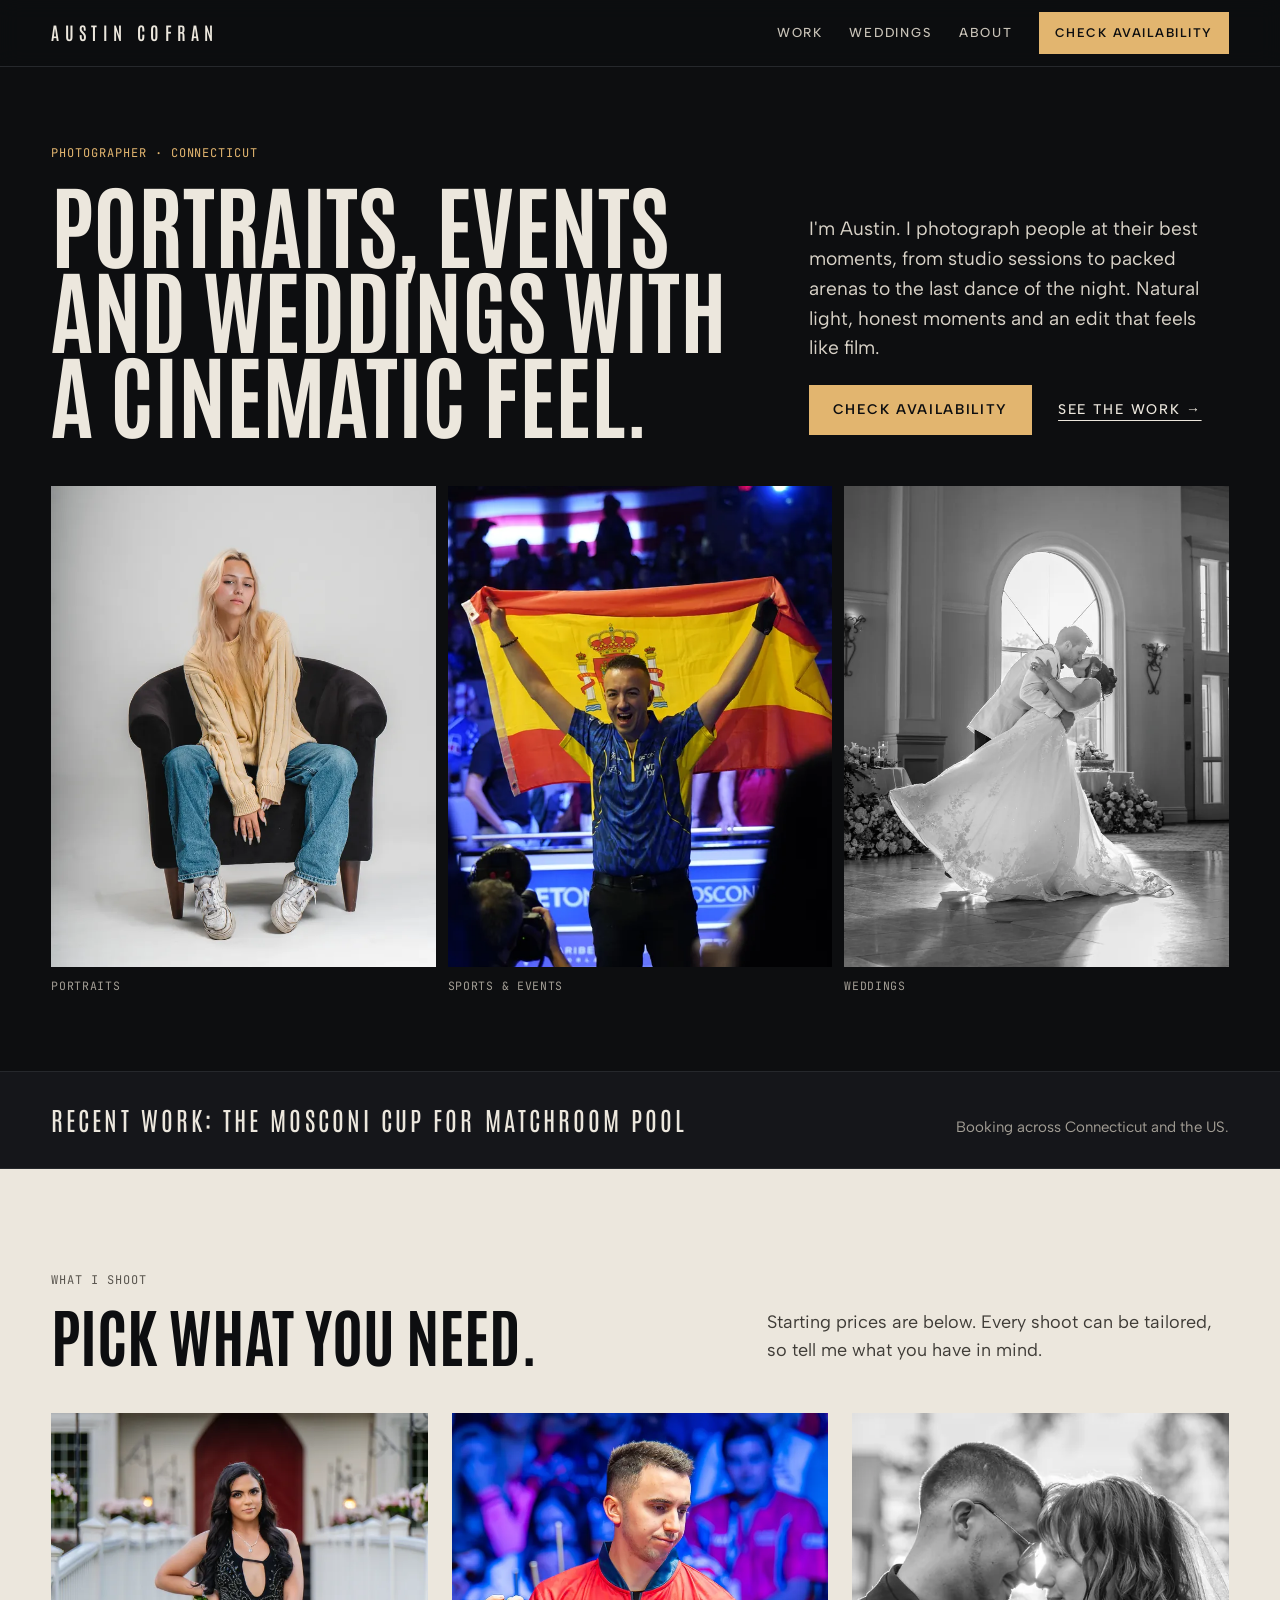
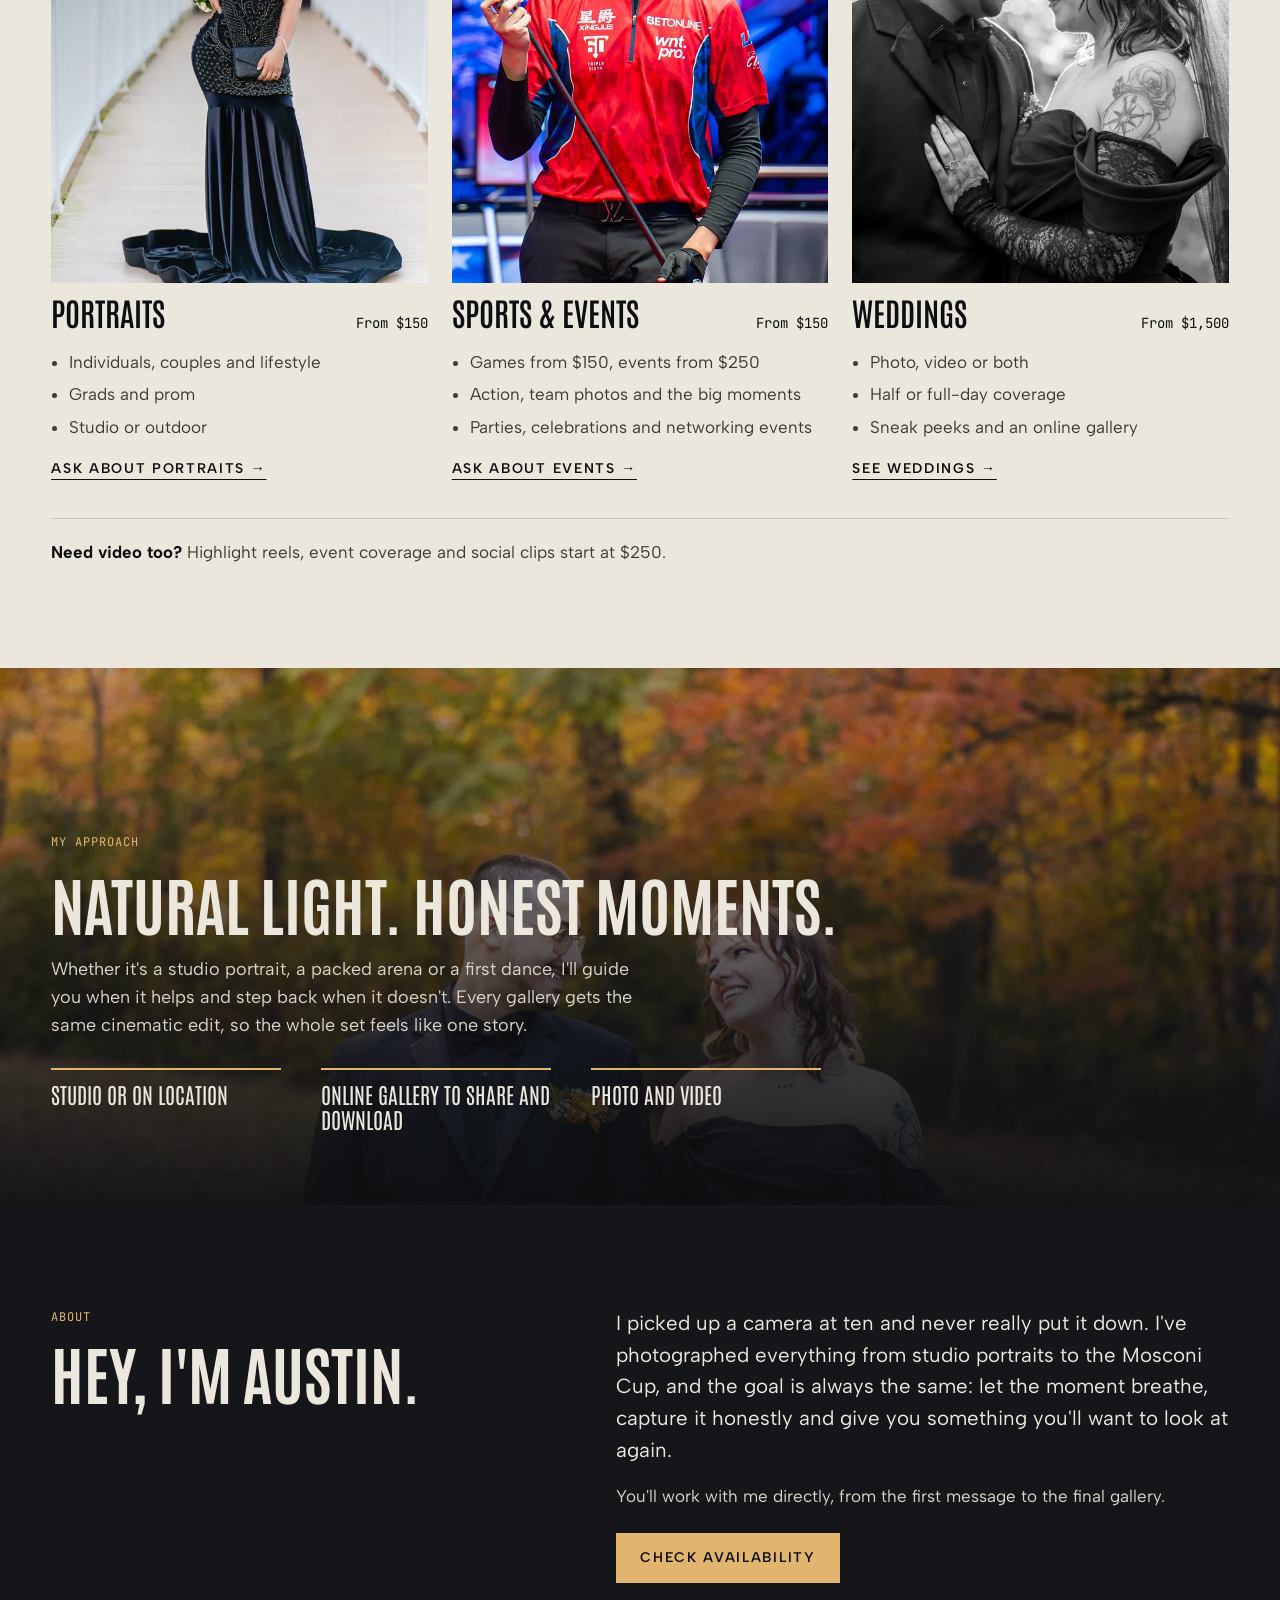
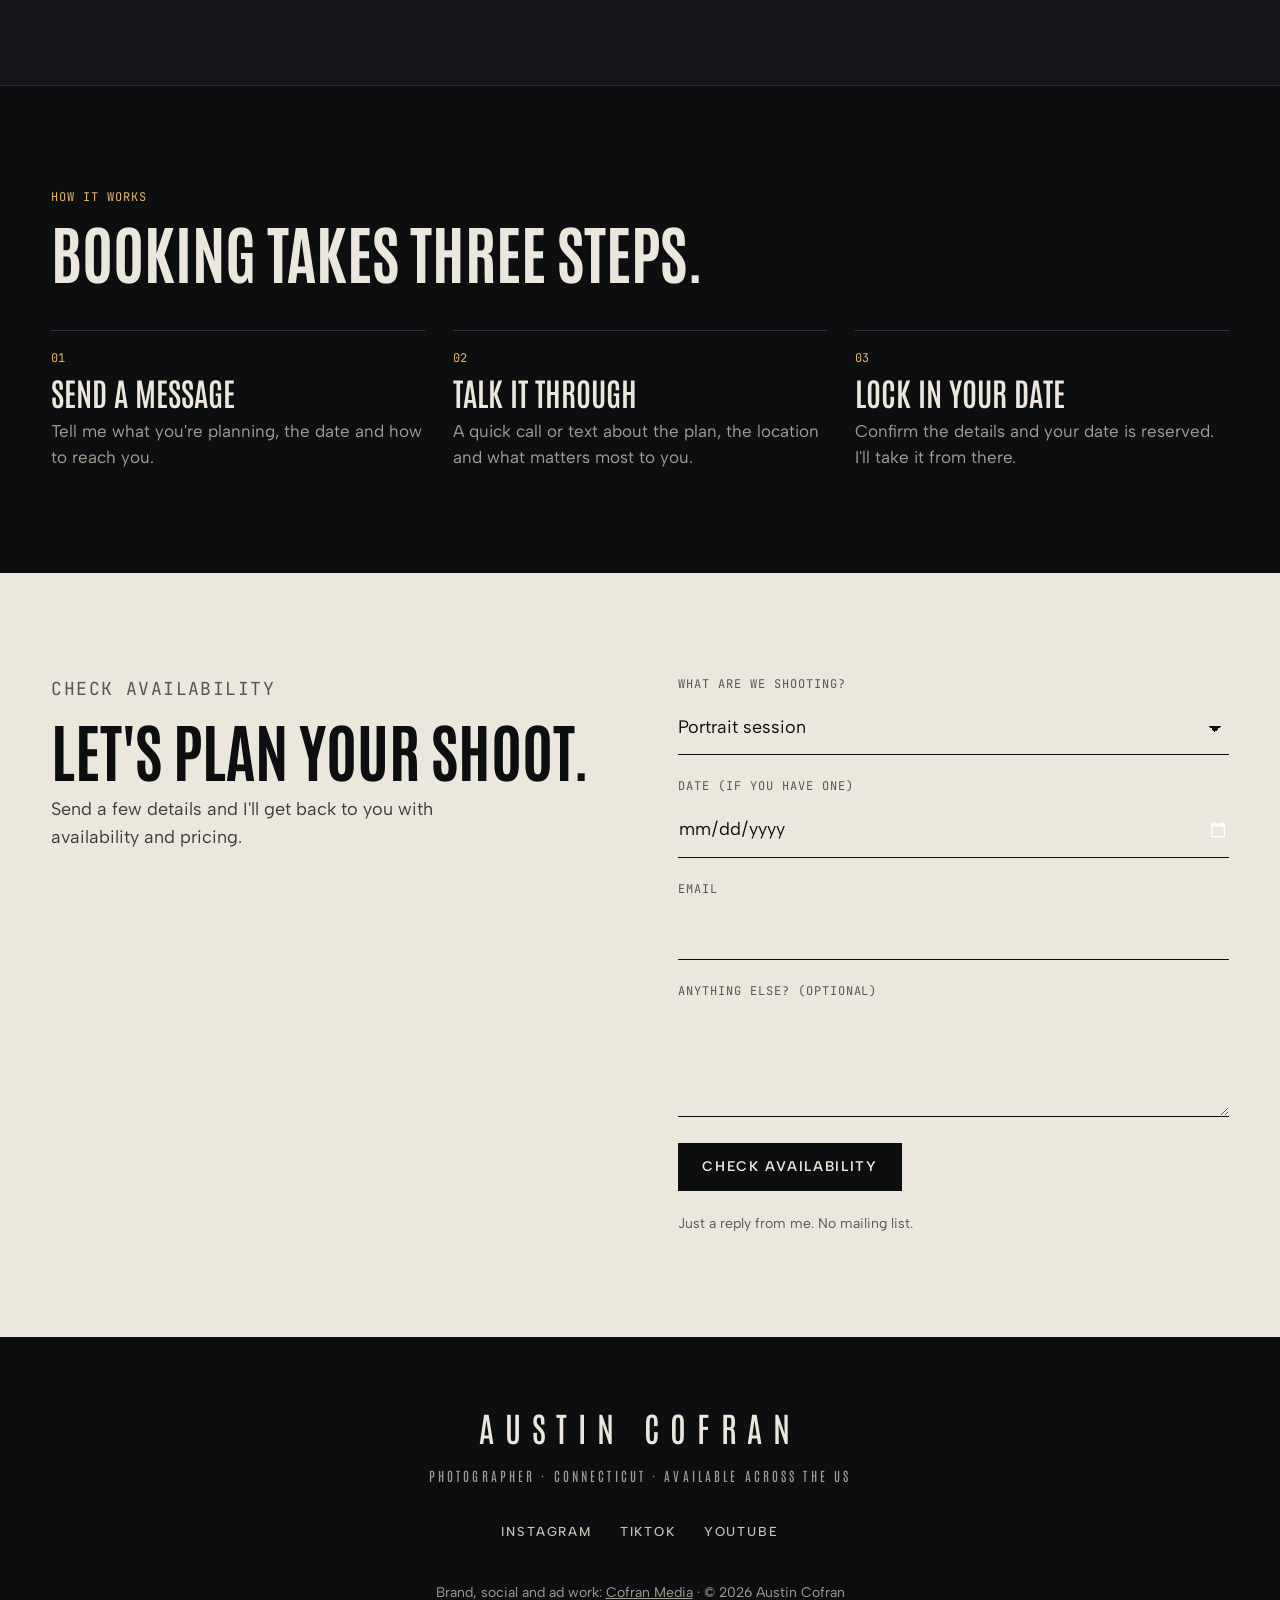
<file: index.html>
<!doctype html>
<html lang="en">
<head>
<meta charset="utf-8">
<meta name="viewport" content="width=device-width, initial-scale=1, viewport-fit=cover">
<title>Austin Cofran · Photographer, Connecticut</title>
<meta name="description" content="Austin Cofran is a Connecticut photographer for portraits, sports, events and weddings, with a natural, cinematic look.">
<!-- Testing phase: keep the test link out of search results. Remove this line at launch. -->
<meta name="robots" content="noindex">
<meta property="og:type" content="website">
<meta property="og:title" content="Austin Cofran · Photographer">
<meta property="og:description" content="Portraits, sports, events and weddings with a natural, cinematic look. Based in Connecticut.">
<meta property="og:image" content="https://austincofranwebsite.austincofran.workers.dev/assets/share.jpg">
<meta property="og:image:width" content="1200">
<meta property="og:image:height" content="630">
<meta name="twitter:card" content="summary_large_image">
<meta name="theme-color" content="#0D0E10">
<link rel="icon" href="data:image/svg+xml,%3Csvg xmlns='http://www.w3.org/2000/svg' viewBox='0 0 64 64'%3E%3Crect width='64' height='64' fill='%230D0E10'/%3E%3Ctext x='32' y='43' font-family='Arial Narrow,Arial,sans-serif' font-size='30' font-weight='700' fill='%23E2B56F' text-anchor='middle'%3EAC%3C/text%3E%3C/svg%3E">
<link rel="preconnect" href="https://fonts.googleapis.com">
<link rel="preconnect" href="https://fonts.gstatic.com" crossorigin>
<link rel="stylesheet" href="https://fonts.googleapis.com/css2?family=Antonio:wght@500;600;700&family=Albert+Sans:wght@400;500;600&family=JetBrains+Mono:wght@400;500&display=swap">
<link rel="stylesheet" href="/assets/site.css">
</head>
<body>

<header class="top">
  <div class="wrap top-in">
    <a class="logo" href="#top">Austin Cofran</a>
    <nav class="nav" aria-label="Main">
      <a class="navlink" href="#work">Work</a>
      <a class="navlink" href="/weddings/">Weddings</a>
      <a class="navlink" href="#about">About</a>
      <a class="btn" href="#book">Check availability</a>
    </nav>
  </div>
</header>

<main id="top">
  <section class="hero">
    <div class="wrap">
      <div class="hero-head">
        <div class="hero-title">
          <p class="label">Photographer · Connecticut</p>
          <h1 class="h1">Portraits, events and weddings with a cinematic feel.</h1>
        </div>
        <div class="hero-side">
          <p>I'm Austin. I photograph people at their best moments, from studio sessions to packed arenas to the last dance of the night. Natural light, honest moments and an edit that feels like film.</p>
          <div class="ctas">
            <a class="btn" href="#book">Check availability</a>
            <a class="link" href="#work">See the work →</a>
          </div>
        </div>
      </div>
      <div class="trio">
        <figure>
          <img src="assets/photos/portraits/studio-seamless-01-900.webp" srcset="assets/photos/portraits/studio-seamless-01-900.webp 720w, assets/photos/portraits/studio-seamless-01-1800.webp 1440w" sizes="(max-width: 640px) 80vw, 31vw" width="720" height="900" alt="Woman in a cream sweater sitting in a black armchair against a grey studio backdrop" fetchpriority="high">
          <figcaption class="cap">Portraits</figcaption>
        </figure>
        <figure>
          <img src="assets/photos/sports/mosconi-cup-02-900.webp" srcset="assets/photos/sports/mosconi-cup-02-900.webp 600w, assets/photos/sports/mosconi-cup-02-1800.webp 1200w" sizes="(max-width: 640px) 80vw, 31vw" width="600" height="900" alt="Player holding a Spanish flag overhead in a blue-lit arena">
          <figcaption class="cap">Sports &amp; events</figcaption>
        </figure>
        <figure>
          <img src="assets/photos/couples/first-dance-01-900.webp" srcset="assets/photos/couples/first-dance-01-900.webp 720w, assets/photos/couples/first-dance-01-1800.webp 1440w" sizes="(max-width: 640px) 80vw, 31vw" width="720" height="900" alt="Black and white photo of a groom dipping his bride in a bright ballroom">
          <figcaption class="cap">Weddings</figcaption>
        </figure>
      </div>
    </div>
  </section>

  <section class="proof" aria-label="Recent clients">
    <div class="wrap proof-in">
      <p class="proof-main">Recent work: the Mosconi Cup for Matchroom Pool</p>
      <p class="proof-sub">Booking across Connecticut and the US.</p>
    </div>
  </section>

  <section class="paper pad" id="work">
    <div class="wrap">
      <div class="sec-head">
        <div>
          <p class="label">What I shoot</p>
          <h2 class="h2">Pick what you need.</h2>
        </div>
        <p class="sec-note">Starting prices are below. Every shoot can be tailored, so tell me what you have in mind.</p>
      </div>
      <div class="services">
        <article class="svc">
          <img src="assets/photos/portraits/prom-01-900.webp" srcset="assets/photos/portraits/prom-01-900.webp 643w, assets/photos/portraits/prom-01-1800.webp 1286w" sizes="(max-width: 640px) 92vw, (max-width: 900px) 46vw, 31vw" width="643" height="900" loading="lazy" alt="Woman in a black beaded gown standing on a white footbridge">
          <div class="svc-top"><h3 class="h3">Portraits</h3><p class="price">From $150</p></div>
          <ul><li>Individuals, couples and lifestyle</li><li>Grads and prom</li><li>Studio or outdoor</li></ul>
          <a class="link" href="#book" data-type="Portrait session">Ask about portraits →</a>
        </article>
        <article class="svc">
          <img src="assets/photos/sports/mosconi-cup-01-900.webp" srcset="assets/photos/sports/mosconi-cup-01-900.webp 720w, assets/photos/sports/mosconi-cup-01-1800.webp 1440w" sizes="(max-width: 640px) 92vw, (max-width: 900px) 46vw, 31vw" width="720" height="900" loading="lazy" alt="Pool player in a red jersey holding his cue in front of the arena crowd">
          <div class="svc-top"><h3 class="h3">Sports &amp; events</h3><p class="price">From $150</p></div>
          <ul><li>Games from $150, events from $250</li><li>Action, team photos and the big moments</li><li>Parties, celebrations and networking events</li></ul>
          <a class="link" href="#book" data-type="Sports or event">Ask about events →</a>
        </article>
        <article class="svc">
          <img src="assets/photos/couples/couple-bw-01-900.webp" srcset="assets/photos/couples/couple-bw-01-900.webp 900w, assets/photos/couples/couple-bw-01-1800.webp 1800w" sizes="(max-width: 640px) 92vw, (max-width: 900px) 92vw, 31vw" width="900" height="675" loading="lazy" alt="Black and white close-up of a couple touching foreheads" style="object-position:58% 50%">
          <div class="svc-top"><h3 class="h3">Weddings</h3><p class="price">From $1,500</p></div>
          <ul><li>Photo, video or both</li><li>Half or full-day coverage</li><li>Sneak peeks and an online gallery</li></ul>
          <a class="link" href="/weddings/">See weddings →</a>
        </article>
      </div>
      <p class="video-note"><b>Need video too?</b> Highlight reels, event coverage and social clips start at $250.</p>
    </div>
  </section>

  <section class="band" aria-label="My approach">
    <img src="assets/photos/couples/fall-couple-01-1800.webp" srcset="assets/photos/couples/fall-couple-01-900.webp 675w, assets/photos/couples/fall-couple-01-1800.webp 1350w" sizes="100vw" width="1350" height="1800" loading="lazy" alt="Couple in black formalwear walking hand in hand through fall leaves">
    <div class="wrap band-in">
      <p class="label">My approach</p>
      <h2 class="h2">Natural light. Honest moments.</h2>
      <p class="body">Whether it's a studio portrait, a packed arena or a first dance, I'll guide you when it helps and step back when it doesn't. Every gallery gets the same cinematic edit, so the whole set feels like one story.</p>
      <ul class="facts">
        <li>Studio or on location</li>
        <li>Online gallery to share and download</li>
        <li>Photo and video</li>
      </ul>
    </div>
  </section>

  <section class="about pad" id="about">
    <div class="wrap about-in">
      <div>
        <p class="label">About</p>
        <h2 class="h2">Hey, I'm Austin.</h2>
      </div>
      <div class="about-copy">
        <p class="lead">I picked up a camera at ten and never really put it down. I've photographed everything from studio portraits to the Mosconi Cup, and the goal is always the same: let the moment breathe, capture it honestly and give you something you'll want to look at again.</p>
        <p>You'll work with me directly, from the first message to the final gallery.</p>
        <a class="btn" href="#book">Check availability</a>
      </div>
    </div>
  </section>

  <section class="pad" aria-label="How booking works">
    <div class="wrap">
      <div class="sec-head">
        <div>
          <p class="label">How it works</p>
          <h2 class="h2">Booking takes three steps.</h2>
        </div>
      </div>
      <ol class="steps">
        <li><span class="n">01</span><h3 class="h3">Send a message</h3><p>Tell me what you're planning, the date and how to reach you.</p></li>
        <li><span class="n">02</span><h3 class="h3">Talk it through</h3><p>A quick call or text about the plan, the location and what matters most to you.</p></li>
        <li><span class="n">03</span><h3 class="h3">Lock in your date</h3><p>Confirm the details and your date is reserved. I'll take it from there.</p></li>
      </ol>
    </div>
  </section>

  <section class="paper pad" id="book">
    <div class="wrap book-in">
      <div class="book-copy">
        <p class="label">Check availability</p>
        <h2 class="h2">Let's plan your shoot.</h2>
        <p>Send a few details and I'll get back to you with availability and pricing.</p>
      </div>
      <form class="form" id="book-form" novalidate>
        <div class="field">
          <label for="f-type">What are we shooting?</label>
          <select id="f-type" name="type">
            <option>Portrait session</option>
            <option>Grad or prom</option>
            <option>Sports or event</option>
            <option>Wedding</option>
            <option>Video</option>
            <option>Something else</option>
          </select>
        </div>
        <div class="field">
          <label for="f-date">Date (if you have one)</label>
          <input id="f-date" name="date" type="date">
        </div>
        <div class="field">
          <label for="f-email">Email</label>
          <input id="f-email" name="email" type="email" autocomplete="email" inputmode="email">
        </div>
        <div class="field">
          <label for="f-msg">Anything else? (optional)</label>
          <textarea id="f-msg" name="message" rows="3"></textarea>
        </div>
        <button class="btn btn-dark" type="submit">Check availability</button>
        <p class="form-note">Just a reply from me. No mailing list.</p>
        <p class="form-done" id="form-done" role="status" hidden>Thanks! This form isn't connected yet while the site is in testing. For now, message me on <a href="https://instagram.com/austincofran">Instagram</a>.</p>
      </form>
    </div>
  </section>
</main>

<footer>
  <div class="wrap foot-in">
    <p class="foot-name">Austin Cofran</p>
    <p class="foot-line">Photographer · Connecticut · Available across the US</p>
    <nav class="social" aria-label="Social">
      <a href="https://instagram.com/austincofran">Instagram</a>
      <a href="https://tiktok.com/@austincofran">TikTok</a>
      <a href="https://www.youtube.com/c/austincofran">YouTube</a>
    </nav>
    <p class="foot-small">Brand, social and ad work: <a href="https://cofranmedia.com">Cofran Media</a> · © 2026 Austin Cofran</p>
  </div>
</footer>

<script>
(() => {
  const select = document.getElementById('f-type');
  document.querySelectorAll('[data-type]').forEach(a => {
    a.addEventListener('click', () => { select.value = a.dataset.type; });
  });
  const form = document.getElementById('book-form');
  const done = document.getElementById('form-done');
  form.addEventListener('submit', e => {
    e.preventDefault();
    done.hidden = false;
  });
})();
</script>
</body>
</html>
</file>
<file: assets/site.css>
/* Bentempo: dark "screen" for the work, light "paper" for reading and booking. */
:root{
  --screen:#0D0E10; --screen-2:#15161A; --line:#26282C;
  --silver:#ECE7DD; --soft:#D9D3C8; --ash:#A39E95; --amber:#E2B56F;
  --paper:#ECE7DD; --ink:#0D0E10; --ink-2:#3F3C37; --ink-3:#5A564F; --rule:#C9C3B8;
  --display:"Antonio","Arial Narrow",Arial,sans-serif;
  --body:"Albert Sans","Helvetica Neue",Arial,sans-serif;
  --mono:"JetBrains Mono",ui-monospace,Menlo,Consolas,monospace;
  --gl:max(16px,4vw,env(safe-area-inset-left,0px));
  --gr:max(16px,4vw,env(safe-area-inset-right,0px));
  color-scheme:dark;
}
*,*::before,*::after{box-sizing:border-box}
html{scroll-behavior:smooth;-webkit-text-size-adjust:100%}
body{margin:0;background:var(--screen);color:var(--silver);font-family:var(--body);font-size:17px;line-height:1.55;-webkit-font-smoothing:antialiased}
img{max-width:100%;height:auto;display:block}
a{color:inherit}
:focus-visible{outline:2px solid var(--amber);outline-offset:3px}
[hidden]{display:none!important}
.wrap{max-width:1328px;margin:0 auto;padding-left:var(--gl);padding-right:var(--gr)}
section{scroll-margin-top:76px}

.label{margin:0;font-family:var(--mono);font-size:12px;letter-spacing:.08em;text-transform:uppercase;color:var(--amber)}
.h1,.h2,.h3{margin:0;font-family:var(--display);text-transform:uppercase;line-height:.95;text-wrap:balance}
.h1{font-weight:700;font-size:clamp(46px,7.2vw,108px);line-height:.92}
.h2{font-weight:700;font-size:clamp(36px,5vw,72px)}
.h3{font-weight:600;font-size:clamp(28px,2.5vw,34px)}

.btn{display:inline-flex;align-items:center;justify-content:center;min-height:48px;padding:14px 24px;border:0;background:var(--amber);color:var(--ink);font-family:var(--body);font-size:14px;font-weight:600;letter-spacing:.12em;text-transform:uppercase;text-decoration:none;cursor:pointer;transition:background-color .15s}
.btn:hover{background:#EEC88A}
.btn-dark{background:var(--ink);color:var(--silver)}
.btn-dark:hover{background:#2A2C31}
.link{font-size:14px;font-weight:500;letter-spacing:.12em;text-transform:uppercase;text-underline-offset:6px;text-decoration-thickness:1px}

/* header */
.top{position:sticky;top:0;z-index:20;background:var(--screen);background:rgba(13,14,16,.92);-webkit-backdrop-filter:blur(10px);backdrop-filter:blur(10px);border-bottom:1px solid var(--line);padding-top:env(safe-area-inset-top,0px)}
.top-in{display:flex;align-items:center;justify-content:space-between;gap:16px;padding-block:12px}
.logo{font-family:var(--display);font-weight:600;font-size:18px;letter-spacing:.3em;text-transform:uppercase;text-decoration:none;white-space:nowrap}
.nav{display:flex;align-items:center;gap:26px;font-size:13px;font-weight:500;letter-spacing:.14em;text-transform:uppercase}
.nav .navlink{color:#C9C3B8;text-decoration:none}
.nav .navlink:hover{color:var(--silver)}
.nav .btn{min-height:42px;padding:10px 16px;font-size:12.5px}

/* hero */
.hero{padding-block:clamp(36px,6vw,88px) clamp(48px,6vw,88px)}
.hero-head{display:flex;flex-wrap:wrap;align-items:flex-end;justify-content:space-between;gap:24px 56px}
.hero-title{flex:1 1 560px;min-width:0;display:flex;flex-direction:column;gap:18px}
.hero-side{flex:0 1 420px;min-width:0;display:flex;flex-direction:column;gap:22px}
.hero-side p{margin:0;font-size:clamp(17px,1.5vw,20px);color:var(--soft)}
.ctas{display:flex;flex-wrap:wrap;align-items:center;gap:14px 26px}
.trio{display:grid;grid-template-columns:repeat(3,minmax(0,1fr));gap:12px;margin-top:clamp(36px,4vw,56px)}
.trio figure{margin:0;display:flex;flex-direction:column;gap:10px;min-width:0}
.trio img{width:100%;aspect-ratio:4/5;object-fit:cover;background:var(--screen-2)}
.cap{font-family:var(--mono);font-size:11.5px;letter-spacing:.06em;text-transform:uppercase;color:var(--ash)}

/* credibility strip */
.proof{background:var(--screen-2);border-block:1px solid var(--line)}
.proof-in{display:flex;flex-wrap:wrap;align-items:baseline;justify-content:space-between;gap:10px 32px;padding-block:28px}
.proof-main{margin:0;font-family:var(--display);font-size:clamp(20px,2vw,26px);letter-spacing:.12em;text-transform:uppercase}
.proof-sub{margin:0;color:var(--ash);font-size:15px}

/* light sections */
.paper{background:var(--paper);color:var(--ink)}
.paper .label{color:var(--ink-3)}
.pad{padding-block:clamp(64px,8vw,104px)}
.sec-head{display:flex;flex-wrap:wrap;align-items:flex-end;justify-content:space-between;gap:16px 48px;margin-bottom:clamp(32px,4vw,48px)}
.sec-head > div{display:flex;flex-direction:column;gap:14px}
.sec-note{margin:0;max-width:42ch;font-size:18px;color:var(--ink-2)}

.services{display:grid;grid-template-columns:repeat(3,minmax(0,1fr));gap:24px}
.svc{display:flex;flex-direction:column;gap:14px;min-width:0}
.svc img{width:100%;aspect-ratio:4/5;object-fit:cover;background:#D9D3C8}
.svc-top{display:flex;align-items:baseline;justify-content:space-between;gap:12px;flex-wrap:wrap}
.price{margin:0;font-family:var(--mono);font-size:14px;white-space:nowrap}
.svc ul{margin:0;padding-left:18px;display:flex;flex-direction:column;gap:6px;color:var(--ink-2)}
.svc .link{margin-top:auto;padding-top:4px;color:var(--ink);font-weight:600}
.video-note{margin:clamp(28px,3vw,40px) 0 0;padding-top:20px;border-top:1px solid var(--rule);color:var(--ink-2)}
.video-note b{color:var(--ink)}

/* approach band */
.band{position:relative;min-height:clamp(520px,42vw,620px);display:flex;align-items:flex-end;overflow:hidden;background:var(--screen)}
.band > img{position:absolute;inset:0;width:100%;height:100%;object-fit:cover;object-position:50% 34%}
.band::after{content:"";position:absolute;inset:0;background:linear-gradient(0deg,rgba(13,14,16,.95) 0%,rgba(13,14,16,.62) 45%,rgba(13,14,16,.2) 85%)}
.band-in{position:relative;z-index:1;width:100%;padding-block:56px;display:flex;flex-direction:column;gap:22px}
.band-in p.body{margin:0;max-width:54ch;font-size:18px;color:var(--soft)}
.facts{display:flex;flex-wrap:wrap;gap:16px 40px;margin-top:6px;padding:0;list-style:none}
.facts li{flex:0 1 230px;border-top:2px solid var(--amber);padding-top:12px;font-family:var(--display);font-size:22px;line-height:1.15;text-transform:uppercase}

/* about */
.about{background:var(--screen-2);border-bottom:1px solid var(--line)}
.about-in{display:grid;grid-template-columns:minmax(0,.9fr) minmax(0,1.1fr);gap:clamp(28px,5vw,80px);align-items:start}
.about-in > div{display:flex;flex-direction:column;gap:16px}
.about-copy p{margin:0;max-width:54ch;color:var(--soft)}
.about-copy p.lead{font-size:clamp(18px,1.6vw,21px);color:var(--silver)}
.about-copy .btn{align-self:flex-start;margin-top:8px}

/* process */
.steps{list-style:none;margin:0;padding:0;display:grid;grid-template-columns:repeat(3,minmax(0,1fr));gap:28px}
.steps li{display:flex;flex-direction:column;gap:10px;border-top:1px solid #34363C;padding-top:18px;min-width:0}
.steps .n{font-family:var(--mono);font-size:12px;color:var(--amber)}
.steps p{margin:0;color:var(--ash)}

/* booking */
.book-in{display:grid;grid-template-columns:minmax(0,1fr) minmax(0,1fr);gap:48px clamp(40px,6vw,96px)}
.book-copy{display:flex;flex-direction:column;gap:16px}
.book-copy p{margin:0;max-width:40ch;font-size:18px;color:var(--ink-2)}
.form{display:flex;flex-direction:column;gap:22px;min-width:0}
.field{display:flex;flex-direction:column;gap:8px}
.field label{font-family:var(--mono);font-size:12px;letter-spacing:.08em;text-transform:uppercase;color:var(--ink-3)}
.field input,.field select,.field textarea{width:100%;font:inherit;font-size:18px;color:var(--ink);background:transparent;border:0;border-bottom:1px solid var(--ink);border-radius:0;padding:12px 0;-webkit-appearance:none;appearance:none}
.field select{background-image:linear-gradient(45deg,transparent 50%,var(--ink) 50%),linear-gradient(135deg,var(--ink) 50%,transparent 50%);background-position:calc(100% - 14px) 52%,calc(100% - 8px) 52%;background-size:6px 6px;background-repeat:no-repeat;padding-right:28px;cursor:pointer}
.field input:focus,.field select:focus,.field textarea:focus{outline:none;border-bottom-color:var(--ink);box-shadow:0 2px 0 var(--ink)}
.field textarea{resize:vertical;min-height:84px}
.form .btn{align-self:flex-start;margin-top:4px}
.form-note{margin:0;font-size:14px;color:var(--ink-3)}
.form-done{margin:0;padding:16px 18px;background:var(--ink);color:var(--silver);font-size:16px}
.form-done a{color:var(--amber)}

/* footer */
.foot-in{padding-block:64px 36px;display:flex;flex-direction:column;align-items:center;gap:12px;text-align:center}
.foot-name{margin:0;font-family:var(--display);font-weight:500;font-size:clamp(24px,3vw,34px);letter-spacing:.32em;text-transform:uppercase}
.foot-line{margin:0;font-family:var(--display);font-size:13px;letter-spacing:.24em;text-transform:uppercase;color:var(--ash)}
.social{display:flex;flex-wrap:wrap;justify-content:center;gap:8px 28px;margin-top:18px;font-size:13px;font-weight:500;letter-spacing:.14em;text-transform:uppercase}
.social a{color:#C9C3B8;text-decoration:none;padding:6px 0}
.social a:hover{color:var(--silver)}
.foot-small{margin:22px 0 0;font-size:14px;color:var(--ash)}

@media (max-width:900px){
  .services{grid-template-columns:1fr 1fr}
  .services .svc:last-child{grid-column:1/-1}
  .services .svc:last-child img{aspect-ratio:16/10}
  .about-in,.book-in{grid-template-columns:1fr}
  .steps{grid-template-columns:1fr}
}
@media (max-width:640px){
  .nav .navlink{display:none}
  .logo{font-size:15px;letter-spacing:.22em}
  .trio{grid-template-columns:none;grid-auto-flow:column;grid-auto-columns:80%;overflow-x:auto;scroll-snap-type:x mandatory;margin-right:calc(-1 * var(--gr));padding-right:var(--gr);scrollbar-width:none}
  .trio::-webkit-scrollbar{display:none}
  .trio figure{scroll-snap-align:start}
  .services{grid-template-columns:1fr}
  .services .svc:last-child img{aspect-ratio:4/5}
  .facts li{flex-basis:100%}
}
@media (prefers-reduced-motion:reduce){html{scroll-behavior:auto}}
</file>
